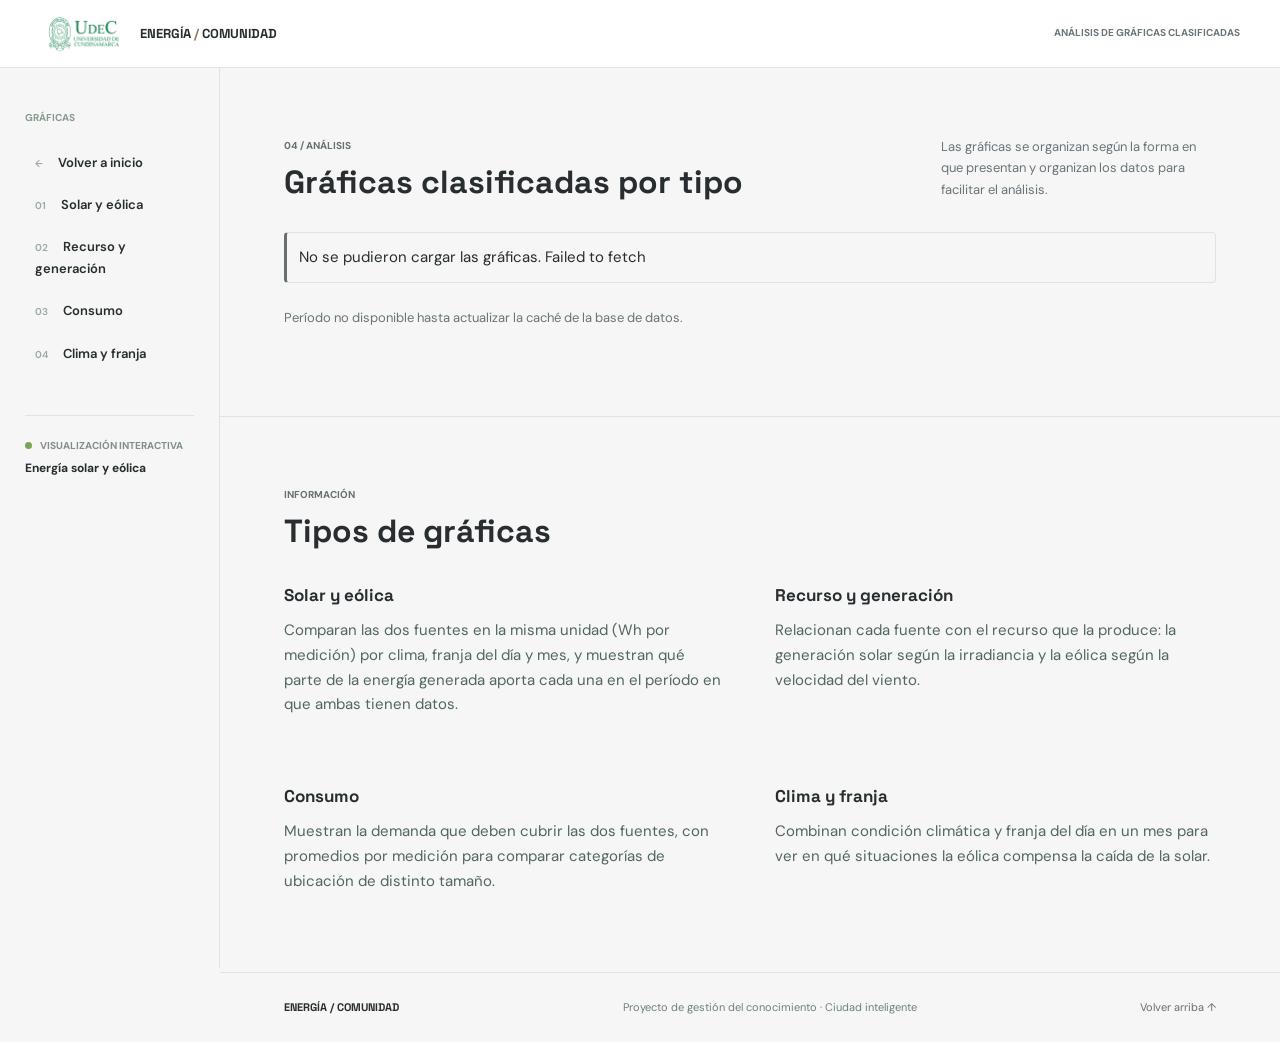
<file: graficas-clasificadas.html>
<!doctype html>
<html lang="es">
<head>
  <meta charset="utf-8">
  <meta name="viewport" content="width=device-width, initial-scale=1">
  <meta name="description" content="Análisis de gráficas del proyecto de energía solar comunitaria clasificadas por tipo.">
  <title>Gráficas Clasificadas | Energía sostenible</title>
  <link rel="preconnect" href="https://fonts.googleapis.com">
  <link rel="preconnect" href="https://fonts.gstatic.com" crossorigin>
  <link href="https://fonts.googleapis.com/css2?family=DM+Sans:wght@400;500;600;700&family=Space+Grotesk:wght@400;500;600;700&display=swap" rel="stylesheet">
  <link rel="stylesheet" href="styles.css">
  <script src="data.js" defer></script>
  <script src="chart-aggregates.js" defer></script>
  <script src="graficas.js" defer></script>
</head>
<body>
  <a class="skip-link" href="#contenido">Saltar al contenido</a>
  <header class="topbar">
    <a class="brand" href="index.html" aria-label="Energía / Comunidad, inicio"><img class="brand-mark" src="Logo.png" alt=""><span>ENERGÍA <span class="brand-light">/</span> COMUNIDAD</span></a>
    <span class="topbar-tag">ANÁLISIS DE GRÁFICAS CLASIFICADAS</span>
  </header>
  <div class="layout" id="inicio">
    <aside class="sidebar" aria-label="Navegación del proyecto">
      <p class="sidebar-label">GRÁFICAS</p>
      <nav>
        <a href="index.html"><span>←</span> Volver a inicio</a>
        <a href="#categoria-complementariedad"><span>01</span> Solar y eólica</a>
        <a href="#categoria-recurso"><span>02</span> Recurso y generación</a>
        <a href="#categoria-consumo"><span>03</span> Consumo</a>
        <a href="#combined-section"><span>04</span> Clima y franja</a>
      </nav>
      <div class="sidebar-note"><span class="status-dot"></span> VISUALIZACIÓN INTERACTIVA<br><strong>Energía solar y eólica</strong></div>
    </aside>
    <main id="contenido">
      <section class="section" id="graficas-principales">
        <div class="section-heading">
          <div>
            <span class="section-number">04 / ANÁLISIS</span>
            <h2>Gráficas clasificadas por tipo</h2>
          </div>
          <p>Las gráficas se organizan según la forma en que presentan y organizan los datos para facilitar el análisis.</p>
        </div>
        
        <div id="exploration-status" class="status-box" role="status">
          Cargando gráficas...
        </div>

        <p id="exploration-period" class="period-note">
          Período: sin datos · sin filtros generales
        </p>

        <div id="exploration-content" hidden>
          <div class="exploration-filter">
            <label for="grafico-mes">Mes de las gráficas:</label>
            <select id="grafico-mes" aria-label="Seleccione el mes que filtran las gráficas"></select>
          </div>

          <!-- Sección de gráficas clasificadas -->
          <div id="exploration-charts" aria-label="Gráficas clasificadas por tipo"></div>

          <!-- Gráfica combinada interactiva -->
          <div class="chart-category chart-category--combined" id="combined-section">
            <div class="category-header">
              <h3>Energía por clima y franja</h3>
              <p>Generación solar, generación eólica y consumo promedio para el mes seleccionado (o todo el período).</p>
            </div>
            <div id="combined-chart" class="exploration-charts"></div>
          </div>
        </div>
      </section>

      <section class="section" id="informacion-tipos">
        <div class="section-heading">
          <div>
            <span class="section-number">INFORMACIÓN</span>
            <h2>Tipos de gráficas</h2>
          </div>
        </div>
        
        <div class="content-grid">
          <article>
            <h3>Solar y eólica</h3>
            <p>Comparan las dos fuentes en la misma unidad (Wh por medición) por clima, franja del día y mes, y muestran qué parte de la energía generada aporta cada una en el período en que ambas tienen datos.</p>
          </article>
          <article>
            <h3>Recurso y generación</h3>
            <p>Relacionan cada fuente con el recurso que la produce: la generación solar según la irradiancia y la eólica según la velocidad del viento.</p>
          </article>
          <article>
            <h3>Consumo</h3>
            <p>Muestran la demanda que deben cubrir las dos fuentes, con promedios por medición para comparar categorías de ubicación de distinto tamaño.</p>
          </article>
          <article>
            <h3>Clima y franja</h3>
            <p>Combinan condición climática y franja del día en un mes para ver en qué situaciones la eólica compensa la caída de la solar.</p>
          </article>
        </div>
      </section>

      <footer>
        <span>ENERGÍA / COMUNIDAD</span>
        <span>Proyecto de gestión del conocimiento · Ciudad inteligente</span>
        <a href="#inicio">Volver arriba ↑</a>
      </footer>
    </main>
  </div>
</body>
</html>
</file>
<file: styles.css>
*{box-sizing:border-box}html{scroll-behavior:smooth;scroll-padding-top:80px}body{margin:0;color:var(--ink);background:var(--paper);font-family:var(--body);font-size:15px;line-height:1.65}a{color:inherit}.skip-link{position:absolute;left:8px;top:-60px;z-index:10;background:#fff;padding:8px}.skip-link:focus{top:8px}.topbar{height:68px;display:flex;align-items:center;justify-content:space-between;padding:0 40px;background:var(--ink);color:#fff}.brand{text-decoration:none;display:flex;align-items:center;gap:12px;font-family:var(--display);font-size:13px;font-weight:700;letter-spacing:0}.brand-mark{color:var(--lime);font-size:29px;line-height:1}.brand-light{color:var(--lime)}.topbar-tag,.sidebar-label,.sidebar-note,.section-number,.eyebrow,.intro-meta span,.fact-strip span,.dashboard-foot{font-size:10px;font-weight:700;letter-spacing:0}.topbar-tag{color:#b8c8be}.layout{display:grid;grid-template-columns:220px minmax(0,1fr);max-width:1600px;margin:auto}.sidebar{padding:42px 25px;border-right:1px solid var(--line);position:sticky;top:0;height:100vh}.sidebar-label{color:#89998f;margin:0 0 16px}.sidebar nav{display:grid;gap:3px}.sidebar nav a{text-decoration:none;font-size:13px;font-weight:600;padding:9px 10px;border-radius:4px}.sidebar nav a:hover,.sidebar nav a:focus-visible{background:#e5ece2;color:var(--green)}.sidebar nav a span{color:#9baaa0;font-size:10px;margin-right:12px}.sidebar-note{border-top:1px solid var(--line);margin-top:42px;padding-top:20px;color:#809087;line-height:2}.sidebar-note strong{color:var(--ink);font-size:12px}.status-dot{display:inline-block;width:7px;height:7px;border-radius:50%;background:#79a557;margin-right:6px}.section{padding:64px clamp(24px,6%,90px);border-bottom:1px solid var(--line)}.intro{padding-top:76px;background:#e8f0e2}.eyebrow{display:flex;align-items:center;gap:10px;color:var(--green)}.eyebrow-line{width:29px;height:2px;background:var(--green)}h1,h2,h3,p{margin-top:0}h1,h2,h3{font-family:var(--display);letter-spacing:0}h1{font-size:60px;line-height:1.02;max-width:780px;margin:22px 0}.intro-copy{max-width:620px;font-size:17px;color:#4b6158}.intro-image{margin:28px 0 0;height:200px;position:relative;overflow:hidden}.intro-image img{width:100%;height:100%;object-fit:cover}.intro-image figcaption{position:absolute;bottom:0;right:0;background:#172a27;color:#fff;padding:3px 8px;font-size:10px}.intro-meta{display:grid;grid-template-columns:repeat(3,1fr);gap:20px;margin-top:32px}.intro-meta div,.fact-strip div{display:grid;gap:4px}.intro-meta span,.fact-strip span{color:#6b8073;text-transform:uppercase}.intro-meta strong,.fact-strip strong{font-size:13px}.section-heading{display:flex;justify-content:space-between;align-items:end;gap:30px;margin-bottom:32px}.section-heading h2{font-size:32px;line-height:1.1;margin:8px 0 0}.section-heading>p{max-width:275px;color:var(--muted);font-size:13px;margin:0}.section-number{color:var(--green)}h3{font-size:17px;margin-bottom:9px}p{color:#53665e}.content-grid{display:grid;grid-template-columns:1fr 1fr;gap:50px}.content-grid h3:not(:first-child){margin-top:30px}.pending{color:#936242;font-size:13px}.fact-strip{display:grid;grid-template-columns:repeat(5,1fr);gap:20px;padding:24px 0;border-top:1px solid var(--line);border-bottom:1px solid var(--line);margin:28px 0}.objective{border-left:3px solid var(--green);padding:3px 0 3px 20px;margin:32px 0}.objective p{font-family:var(--display);font-size:19px;line-height:1.4;color:var(--ink);max-width:780px;margin:8px 0 0}.objectives{padding-left:20px;color:#53665e}.steps{display:grid;grid-template-columns:repeat(3,1fr);gap:1px;background:var(--line);border:1px solid var(--line);margin-bottom:20px}.steps div{background:var(--paper);padding:22px;min-height:145px}.steps span,.data-grid article>span{display:block;color:var(--orange);font-family:var(--display);font-size:12px;font-weight:700;margin-bottom:14px}.steps strong{display:block;font-family:var(--display);font-size:15px}.steps p{font-size:13px;margin:6px 0 0}.data-grid{display:grid;grid-template-columns:repeat(4,1fr);gap:25px}.data-grid p{font-size:13px}.dashboard-section{background:#edf3e9}.dashboard-container{min-height:420px;background:#fff;border:1px solid #d5e0d3}.dashboard-placeholder{min-height:420px;display:flex;flex-direction:column;justify-content:center;align-items:center;text-align:center;padding:35px}.placeholder-icon{width:46px;height:46px;display:grid;place-items:center;background:#e6f0dc;color:var(--green);font-size:24px;margin-bottom:18px}.dashboard-placeholder h3{margin-bottom:6px}.dashboard-placeholder p{max-width:420px;margin-bottom:8px}.dashboard-placeholder>span{color:#8b9b90;font-size:12px}.dashboard-container iframe{display:block;width:100%;height:650px;border:0}.dashboard-foot{display:flex;justify-content:space-between;gap:15px;padding:14px 0;color:#6b8073}.knowledge-list details{border-top:1px solid var(--line)}.knowledge-list details:last-child{border-bottom:1px solid var(--line)}summary{list-style:none;display:flex;align-items:center;gap:20px;padding:20px 0;cursor:pointer}summary::-webkit-details-marker{display:none}.item-number{font-family:var(--display);color:var(--green);font-size:12px}.expand-icon{margin-left:auto;font-size:24px;font-weight:400;color:var(--green);line-height:1}details[open] .expand-icon{transform:rotate(45deg)}dl{margin:0}details dl{padding:0 0 25px 38px;display:grid;grid-template-columns:1fr 1fr;gap:14px 30px}dt{font-weight:700;font-size:12px;color:var(--green)}dd{margin:2px 0 0;color:#53665e;font-size:13px}.decision-grid{display:grid;grid-template-columns:1fr 1fr;gap:18px}.decision-grid article{border:1px solid var(--line);background:#fff;padding:26px}.decision-grid h3{margin:12px 0 20px}.decision-grid dl{display:grid;gap:12px}footer{display:flex;justify-content:space-between;gap:15px;flex-wrap:wrap;padding:25px clamp(24px,6%,90px);font-size:11px;color:#718177}footer span:first-child{font-family:var(--display);font-weight:700;color:var(--ink)}footer a{text-decoration:none;color:var(--green)}
@media(max-width:900px){.layout{grid-template-columns:1fr}.sidebar{position:static;height:auto;padding:12px 20px;border-right:0;border-bottom:1px solid var(--line);overflow-x:auto}.sidebar-label,.sidebar-note{display:none}.sidebar nav{display:flex;width:max-content}.sidebar nav a{white-space:nowrap}.topbar{padding:0 20px}.topbar-tag{display:none}.fact-strip{grid-template-columns:repeat(3,1fr)}.data-grid{grid-template-columns:repeat(2,1fr)}}
@media(max-width:600px){.section{padding:48px 22px}.intro{padding-top:55px}h1{font-size:40px}.intro-image{height:160px}.intro-meta{grid-template-columns:1fr;gap:12px}.section-heading{display:block}.section-heading h2{font-size:28px}.section-heading>p{margin-top:12px}.content-grid,.decision-grid{grid-template-columns:1fr;gap:18px}.fact-strip{grid-template-columns:1fr 1fr}.steps{grid-template-columns:1fr 1fr}.steps div{padding:16px;min-height:150px}.data-grid{gap:16px}.dashboard-container,.dashboard-placeholder{min-height:320px}.dashboard-container iframe{height:520px}.dashboard-foot{flex-direction:column;gap:3px}details dl{grid-template-columns:1fr;padding-left:28px}.topbar{height:60px}}
.metrics{display:grid;grid-template-columns:repeat(3,minmax(0,1fr));gap:1px;background:var(--line);border:1px solid var(--line);margin:20px 0}.metrics div{background:#fff;padding:20px;display:grid;gap:5px}.metrics strong{font-family:var(--display);font-size:24px;line-height:1.2;overflow-wrap:anywhere}.metrics span{color:var(--muted);font-size:12px}@media(max-width:600px){.metrics{grid-template-columns:repeat(2,minmax(0,1fr))}.metrics div{padding:14px}.metrics strong{font-size:20px}}
.charts{display:grid;grid-template-columns:repeat(2,minmax(0,1fr));gap:32px;margin:36px 0}.chart{margin:0;border-top:2px solid var(--ink);padding-top:18px;min-width:0}.chart figcaption h3{margin:7px 0 2px}.chart figcaption p,.chart-note{font-size:12px;color:var(--muted)}.bar-row{display:grid;grid-template-columns:84px minmax(0,1fr) 78px;align-items:center;gap:10px;margin:15px 0;font-size:12px}.bar-row strong{text-align:right;font-size:12px;white-space:nowrap}.bar-track{height:18px;background:#dce7dc}.bar-fill{height:100%}.generation{background:#176d52}.consumption{background:#ca6d39}.battery{background:#668f61}.battery-row{grid-template-columns:84px minmax(0,1fr) 78px}.chart-axis{display:flex;justify-content:space-between;padding:0 88px 0 94px;color:var(--muted);font-size:10px}.chart-note{margin-top:22px}@media(max-width:700px){.charts{grid-template-columns:1fr;gap:20px}}
.exploration-heading{display:flex;align-items:end;justify-content:space-between;gap:24px;border-top:1px solid var(--line);padding-top:30px;margin-top:35px}.exploration-heading h3{font-size:22px;margin:6px 0}.exploration-heading p{font-size:12px;margin:0}
.chart-category{margin:48px 0;padding-top:32px;border-top:2px solid var(--ink)}.chart-category:first-of-type{border-top:0;margin-top:24px;padding-top:0}.category-header{margin-bottom:28px}.category-header h3{font-size:20px;font-family:var(--display);color:var(--ink);margin:0 0 8px}.category-header p{font-size:13px;color:var(--muted);margin:0;max-width:620px}
.exploration-charts{display:grid;grid-template-columns:repeat(2,minmax(0,1fr));gap:32px;margin:24px 0}.exploration-chart{margin:0;min-width:0;border-top:2px solid var(--ink);padding-top:16px}.exploration-chart h3{margin:4px 0}.exploration-chart p{font-size:12px}.chart-canvas{position:relative;height:270px;min-width:0}.chart-data summary{padding:10px 0;font-size:12px;color:var(--green)}.chart-data-scroll{overflow-x:auto}.chart-data table{border-collapse:collapse;width:100%;font-size:12px}.chart-data th,.chart-data td{text-align:left;padding:7px;border-bottom:1px solid var(--line);overflow-wrap:anywhere}.exploration-filter{display:flex;gap:12px;align-items:center;flex-wrap:wrap;margin-top:28px}.exploration-filter label{font-size:13px;font-weight:700}.exploration-filter select{font:inherit;color:var(--ink);background:#fff;border:1px solid #9db0a1;border-radius:4px;padding:8px;max-width:100%}@media(max-width:700px){.exploration-heading{display:block}.exploration-heading p{margin-top:8px}.exploration-charts{grid-template-columns:1fr;gap:20px}.chart-canvas{height:230px}.category-header{margin-bottom:20px}}
.exploration-filter__note{font-size:12px;color:var(--muted);margin:8px 0 0;overflow-wrap:anywhere}
.chart-canvas canvas{max-width:100%}
.brand-mark{width:88px;height:42px;flex:none;object-fit:contain}
.powerbi-evidence img{display:block;width:100%;height:auto}
.comparison-row{display:grid;grid-template-columns:minmax(120px,1.3fr) minmax(0,2fr) minmax(105px,.9fr);align-items:center;gap:12px;margin:17px 0}.comparison-label{display:grid;gap:3px;min-width:0}.comparison-label strong{font-size:12px}.comparison-label span{font-size:11px;color:var(--muted)}.comparison-track{height:16px;background:#dce7dc;overflow:hidden}.comparison-fill{height:100%}.comparison-value{font-size:12px;text-align:right;overflow-wrap:anywhere}
@media(max-width:600px){.comparison-row{grid-template-columns:minmax(105px,1fr) minmax(0,1.1fr) minmax(85px,.85fr);gap:7px}.comparison-label strong,.comparison-value{font-size:11px}.comparison-label span{font-size:10px}}
.intro-image{position:relative}
.featured-charts-section{margin:32px 0}
.featured-charts-grid{display:grid;grid-template-columns:minmax(0,1fr);gap:32px;margin:24px 0}
.featured-metrics{display:grid;grid-template-columns:1fr 1fr 1fr;gap:16px;margin:16px 0;padding:16px;background:#f0f7f4;border-radius:8px}
.metric-item{display:grid;gap:3px;text-align:center;padding:12px}
.metric-label{display:block;font-size:11px;font-weight:700;color:#6b8073;text-transform:uppercase;letter-spacing:0.5px}
.metric-value{display:block;font-family:var(--display);font-size:28px;font-weight:700;color:var(--ink);line-height:1.1;overflow-wrap:anywhere}
.metric-unit{display:block;font-size:10px;color:#9baaa0;margin-top:2px}
@media(max-width:900px){.featured-metrics{grid-template-columns:1fr 1fr}}
@media(max-width:700px){.featured-charts-grid{grid-template-columns:1fr;gap:20px}.featured-metrics{grid-template-columns:1fr}}
:root{--ink:#282d30;--muted:#6b7479;--green:#66716f;--lime:#b39a6b;--paper:#f5f6f5;--line:#dfe3e2;--white:#fff;--orange:#a97659;--display:"Space Grotesk",sans-serif;--body:"DM Sans",sans-serif}
.topbar{background:var(--white);color:var(--ink);border-bottom:1px solid var(--line)}
.topbar-tag{color:var(--muted)}
.brand-light{color:#8f7953}
.intro.section{padding:46px clamp(24px,6%,90px) 38px;background:var(--paper);color:var(--ink);border-bottom:0}
.hero-topline{display:flex;align-items:center;justify-content:space-between;gap:20px;margin-bottom:18px}
.intro .eyebrow{color:#626d72}
.intro .eyebrow-line{background:var(--lime);width:38px}
.hero-edition{color:#687176;font-size:10px;font-weight:700}
.hero-edition span{color:var(--lime);padding:0 5px}
.intro-image{height:auto;aspect-ratio:1.88;margin:0;overflow:hidden;background:#29473b}
.intro-image>img:first-child{display:block;width:100%;height:100%;object-fit:cover;object-position:center 58%;filter:saturate(1.12)}
.hero-copy{position:absolute;left:34px;bottom:34px;z-index:1;max-width:67%;color:#fff;text-shadow:0 2px 20px rgba(0,0,0,.48)}
.hero-kicker{display:block;margin-bottom:11px;color:var(--lime);font-size:10px;font-weight:700}
.hero-copy h1{max-width:none;margin:0 0 13px;color:#fff;font-size:64px;line-height:.96}
.hero-copy h1 span{color:var(--lime)}
.hero-copy .intro-copy{max-width:440px;margin:0;color:#fff;font-size:15px;line-height:1.5}
.hero-stamp{position:absolute;top:22px;right:22px;display:grid;gap:2px;padding:10px 13px;border:1px solid rgba(255,255,255,.7);color:#fff;text-align:right;font-size:9px;font-weight:700}
.hero-stamp strong{color:var(--lime);font-family:var(--display);font-size:15px}
.intro-image figcaption{position:absolute;right:12px;bottom:10px;padding:3px 7px;background:rgba(23,42,39,.86);color:#fff;font-size:9px}
.intro-meta{gap:24px;margin-top:27px}
.intro-meta div{border-color:rgba(40,45,48,.18)}
.intro-meta span{color:var(--muted)}
.intro-meta strong{color:var(--ink)}
@media(max-width:600px){.brand-mark{width:70px;height:34px}.intro.section{padding:34px 18px 28px}.hero-topline{align-items:flex-start;margin-bottom:15px}.hero-edition{font-size:9px;text-align:right}.intro-image{aspect-ratio:.9}.intro-image>img:first-child{object-position:54% center}.hero-copy{left:18px;right:18px;bottom:30px;max-width:none}.hero-copy h1{font-size:43px}.hero-copy .intro-copy{max-width:310px;font-size:13px}.hero-stamp{top:13px;right:13px;padding:8px 10px}.intro-image figcaption{right:8px;bottom:8px}.intro-meta{grid-template-columns:repeat(2,minmax(0,1fr));gap:15px 18px;margin-top:20px}.intro-meta div:last-child{grid-column:1/-1}}
.exploration-chart{background:#fff;border:1px solid #dfe7df;border-top:4px solid var(--chart-accent,var(--green));border-radius:12px;padding:20px;box-shadow:0 8px 24px rgba(34,55,43,.06);transition:transform .2s ease,box-shadow .2s ease}
.exploration-chart:hover{transform:translateY(-3px);box-shadow:0 14px 30px rgba(34,55,43,.12)}
.exploration-chart figcaption{min-height:84px}
@media(prefers-reduced-motion:reduce){.exploration-chart{transition:none}.exploration-chart:hover{transform:none}}
.data-table{width:100%;border-collapse:collapse;margin:16px 0;font-size:13px}
.data-table tr{border-bottom:1px solid var(--line)}
.data-table td{padding:12px 16px;text-align:left}
.data-table tbody tr:nth-child(odd){background:#fafbfa}
.data-table strong{color:var(--ink);font-weight:700}
.data-table code{background:#f0f2f1;padding:2px 6px;border-radius:3px;font-family:monospace;color:#4a5a52}
section#datos ul{padding-left:20px;color:#53665e}
section#datos li{margin-bottom:8px;line-height:1.7}
section#datos code{background:#f0f2f1;padding:2px 6px;border-radius:3px;font-family:monospace;color:#4a5a52;font-size:12px}
section#datos strong{color:var(--ink);font-weight:700}/* Gráficas: tarjetas sobrias, conclusión destacada y marcas finas */
.chart-category{margin:40px 0 8px}
.category-header{display:grid;gap:4px;max-width:760px}
.category-header h3{margin:0;font-family:var(--display);font-size:20px}
.category-header p{margin:0;color:var(--muted);font-size:13px}
.exploration-chart{border:1px solid #e3e8e5;border-top:1px solid #e3e8e5;border-radius:14px;padding:22px 22px 14px;box-shadow:0 1px 2px rgba(34,55,43,.04),0 8px 24px rgba(34,55,43,.05);transition:box-shadow .2s ease}
.exploration-chart:hover{transform:none;box-shadow:0 1px 2px rgba(34,55,43,.05),0 14px 32px rgba(34,55,43,.09)}
.exploration-chart--wide{grid-column:1/-1}
.exploration-chart figcaption{min-height:0;display:grid;gap:6px;margin-bottom:14px}
.exploration-chart h3{margin:0;font-family:var(--display);font-size:17px;line-height:1.3;color:var(--ink)}
.exploration-chart figcaption p{margin:0;font-size:12.5px;line-height:1.5;color:var(--muted)}
.exploration-chart figcaption .chart-insight{margin-top:4px;padding:9px 12px;border-left:3px solid var(--ink);border-radius:0 6px 6px 0;background:#f4f6f5;color:var(--ink);font-size:13px;font-weight:500}
.chart-canvas{height:290px}
.chart-canvas--tall{height:360px}
.chart-data{margin-top:8px;border-top:1px solid #edf0ee}
.chart-data summary{cursor:pointer;color:var(--muted);font-weight:600}
.chart-data th{color:var(--muted);font-weight:600;font-size:11px;text-transform:uppercase;letter-spacing:.3px}
.chart-data td{font-variant-numeric:tabular-nums}
.share-bar{display:flex;gap:2px;height:28px;margin:30px 0 18px}
.share-bar__part{display:flex;align-items:center;min-width:0;padding-left:10px;border-radius:4px;color:#fff;font-size:12px;font-weight:600;white-space:nowrap}
.share-legend{display:grid;gap:10px;margin:0 0 18px;padding:0;list-style:none}
.share-legend li{display:flex;align-items:center;gap:8px;font-size:13px;color:var(--ink)}
.share-legend li span:last-child{margin-left:auto;color:var(--muted);font-variant-numeric:tabular-nums}
.share-legend__swatch{width:10px;height:10px;border-radius:3px;flex:none}
.featured-metrics{grid-template-columns:1.3fr 1fr 1fr;gap:12px;padding:0;background:none;border-radius:0;margin:0 0 4px}
.featured-metrics .metric-item{text-align:left;padding:18px 20px;background:#fff;border:1px solid #e3e8e5;border-radius:14px}
.featured-metrics .metric-item--hero{background:var(--ink);border-color:var(--ink)}
.featured-metrics .metric-item--hero .metric-label,.featured-metrics .metric-item--hero .metric-unit{color:#c9d0cc}
.featured-metrics .metric-item--hero .metric-value{color:#fff;font-size:44px}
.metric-label{display:flex;align-items:center;gap:6px;color:var(--muted);letter-spacing:.4px}
.metric-key{width:10px;height:10px;border-radius:3px;flex:none}
.metric-unit{font-size:11px;color:var(--muted)}
@media(max-width:900px){.featured-metrics{grid-template-columns:1fr 1fr}.featured-metrics .metric-item--hero{grid-column:1/-1}}
@media(max-width:700px){.featured-metrics{grid-template-columns:1fr}.chart-canvas{height:260px}.chart-canvas--tall{height:300px}.exploration-chart{padding:18px 16px 12px}}
@media(prefers-reduced-motion:reduce){.exploration-chart{transition:none}}
.coverage{display:grid;gap:10px;margin:4px 0 18px;padding-top:16px;border-top:1px solid #edf0ee}
.coverage__title{margin:0 0 2px;font-size:11px;font-weight:600;text-transform:uppercase;letter-spacing:.4px;color:var(--muted)}
.coverage__row{display:grid;grid-template-columns:minmax(90px,auto) minmax(0,1fr) 64px;align-items:center;gap:12px;font-size:13px}
.coverage__label{color:var(--ink)}
.coverage__track{height:8px;border-radius:999px;overflow:hidden}
.coverage__fill{height:100%;border-radius:999px}
.coverage__value{text-align:right;color:var(--muted);font-variant-numeric:tabular-nums}
.coverage__note{margin:4px 0 0;font-size:12px;line-height:1.45;color:var(--muted)}

/* Maqueta 3D del módulo de energía renovable */
.maqueta-figure{margin:28px 0 32px;border:1px solid var(--line);background:#fff;padding:18px}
.maqueta-head{display:flex;justify-content:space-between;align-items:end;gap:16px;margin-bottom:12px}
.maqueta-head h3{margin:6px 0 0}
.maqueta-btn{font:inherit;font-size:12px;font-weight:600;border:1px solid var(--line);background:var(--paper);color:var(--ink);padding:7px 14px;border-radius:999px;cursor:pointer}
.maqueta-btn:hover,.maqueta-btn:focus-visible{border-color:var(--green);color:var(--green)}
.maqueta-stage{position:relative;aspect-ratio:16/9;width:100%;overflow:hidden;background:#dcd8d0;transition:background .3s}
.maqueta-stage canvas{display:block;width:100%;height:100%;touch-action:pan-y;cursor:grab}
.maqueta-fase{position:absolute;top:12px;left:12px;z-index:1;font-size:12px;font-weight:700;padding:5px 12px;border-radius:999px;background:rgba(255,255,255,.85);color:#22231f;pointer-events:none;font-variant-numeric:tabular-nums}
.maqueta-fase[data-fase="tarde"]{background:rgba(255,214,170,.9);color:#5a2e0e}
.maqueta-fase[data-fase="noche"]{background:rgba(20,26,40,.85);color:#dfe6ff}
.maqueta-hint{position:absolute;right:12px;bottom:14px;z-index:1;font-size:11px;padding:3px 10px;border-radius:999px;background:rgba(255,255,255,.7);color:#3d3b35;pointer-events:none}
.maqueta-progreso{position:absolute;left:0;right:0;bottom:0;height:3px;background:rgba(0,0,0,.12);z-index:1}
.maqueta-progreso span{display:block;height:100%;width:0;background:var(--green)}
.maqueta-nogl{position:absolute;inset:0;display:grid;place-items:center;padding:20px;text-align:center;color:#333}
.maqueta-figure figcaption{font-size:12.5px;color:var(--muted);margin-top:10px}
@media (max-width:720px){.maqueta-stage{aspect-ratio:4/3}}

/* Franja de identificación: columnas que se ajustan a la cantidad de datos */
.fact-strip{grid-template-columns:repeat(auto-fit,minmax(170px,1fr))}
@media(max-width:600px){.fact-strip{grid-template-columns:1fr 1fr}}

/* Encabezados reales de las tablas de datos */
.data-table th{padding:12px 16px;text-align:left;color:var(--ink);font-weight:700;border-bottom:2px solid var(--line)}

/* Estados y notas de la página de gráficas clasificadas */
.status-box{padding:12px;margin-bottom:24px;background:var(--paper);border:1px solid var(--line);border-left:3px solid var(--green);border-radius:4px;color:var(--ink)}
.period-note{color:var(--muted);font-size:13px;margin-bottom:24px}
.chart-category--combined{margin-top:48px;padding-top:32px;border-top:2px solid var(--ink)}
</file>
